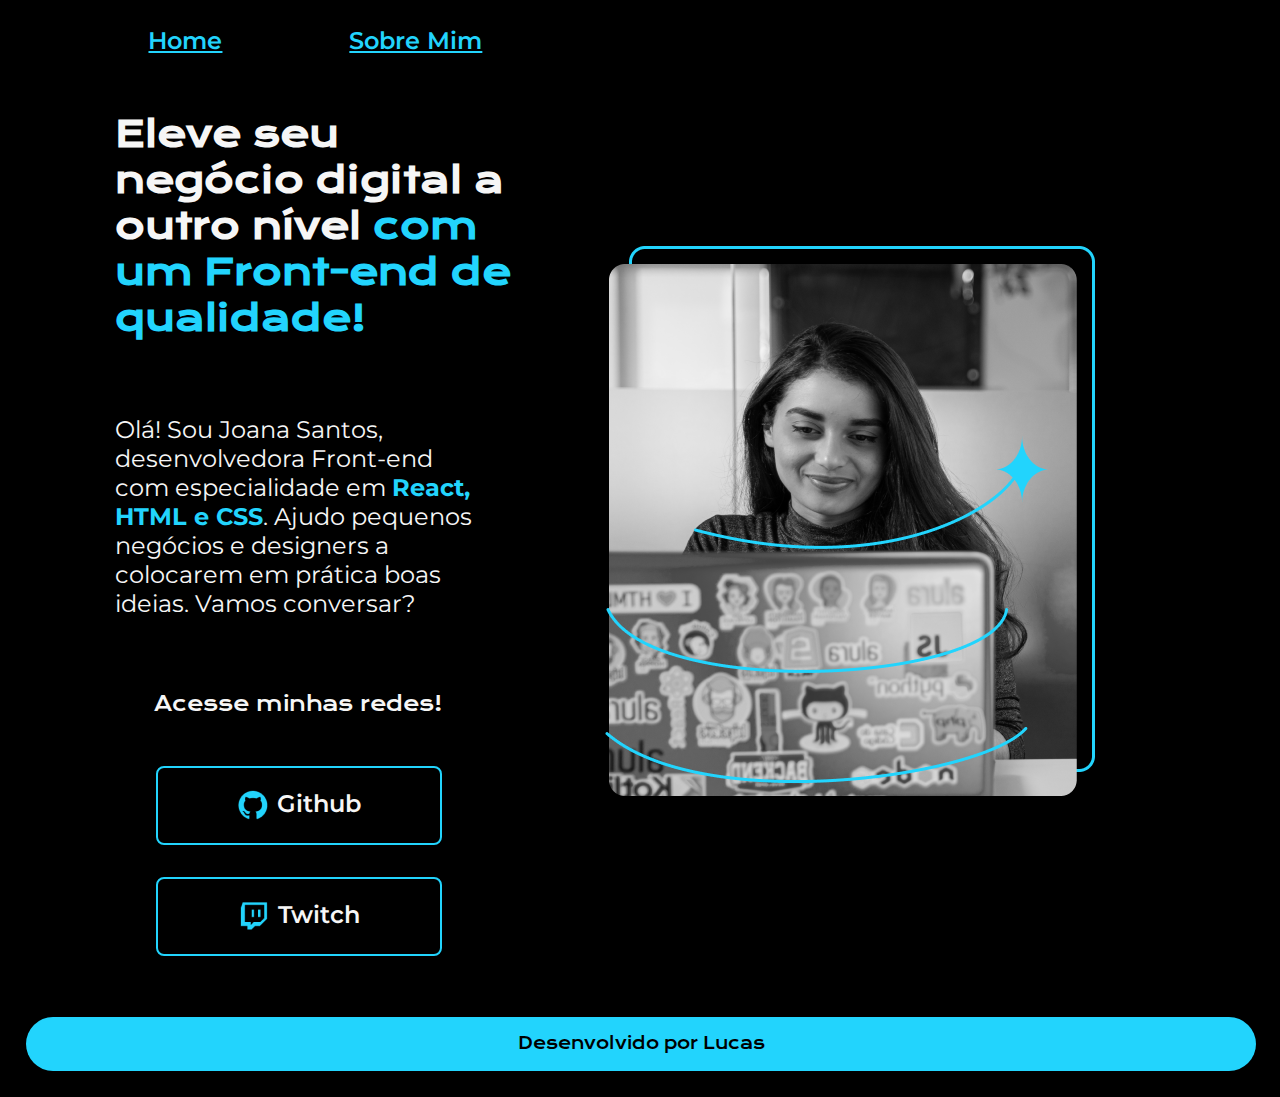
<file: index.html>
<!DOCTYPE html>
<html lang="pt-br">
<head>
    <meta charset="UTF-8"> 
    <meta http-equiv="X-UA-Compatible" content="IE=edge">
    <meta name="viewport" content="width=device-width, initial-scale=1.0">
    <title>Portifolio</title>
    <link rel="stylesheet" href="style.css">
</head>
<body>
   
  <header class="classe-header">
    <nav class="classe-nav-ancoras">
      <a class="classe-home" href="index.html">Home</a>
      <a class="classe-sobre-mim" href="indux.html">Sobre Mim</a>
    </nav>
  </header>
   
    <main class="classe-main">
     <section class="section-classe">
        <h1 class="classe-h1">
        Eleve seu negócio digital a outro nível 
          <strong class="titulo-destaque">com um Front-end de qualidade!
             </strong></h1>
             <p class="classe-paragrafo">Olá! Sou Joana Santos, desenvolvedora 
              Front-end com especialidade em <strong>React, HTML e
            CSS</strong>. Ajudo pequenos negócios e designers a 
            colocarem em prática boas ideias. Vamos 
              conversar?</p>
              <div class="classe-botoes-div"></h2>
                <h2 class="classe-h2">Acesse minhas redes!</h2>
                <!--<a class="botao-ancora-instagram" href="https://instagram.com/">Instagram</a>-->
                <a class="botao-ancora-github" href="https://github.com/lucks25">
                  <img src="Logo Github.png" alt="Logo do github azul e preto"> 
                  Github
                  <a class="botao-ancora-twitch" href="https://twitch.tv/lucks25zz">
                    <img src="Logo Twitch.png" alt="Logo da twitch em azul e preto">
                    Twitch
                  </a>
              </div>
            </section>
            <img class="classe-img" src="Imagem (2).png" alt=" Joana Santos programando">    
    </main>
    <footer class="classe-footer">
      <p>Desenvolvido por Lucas</p>
    </footer>
</body>
</file>
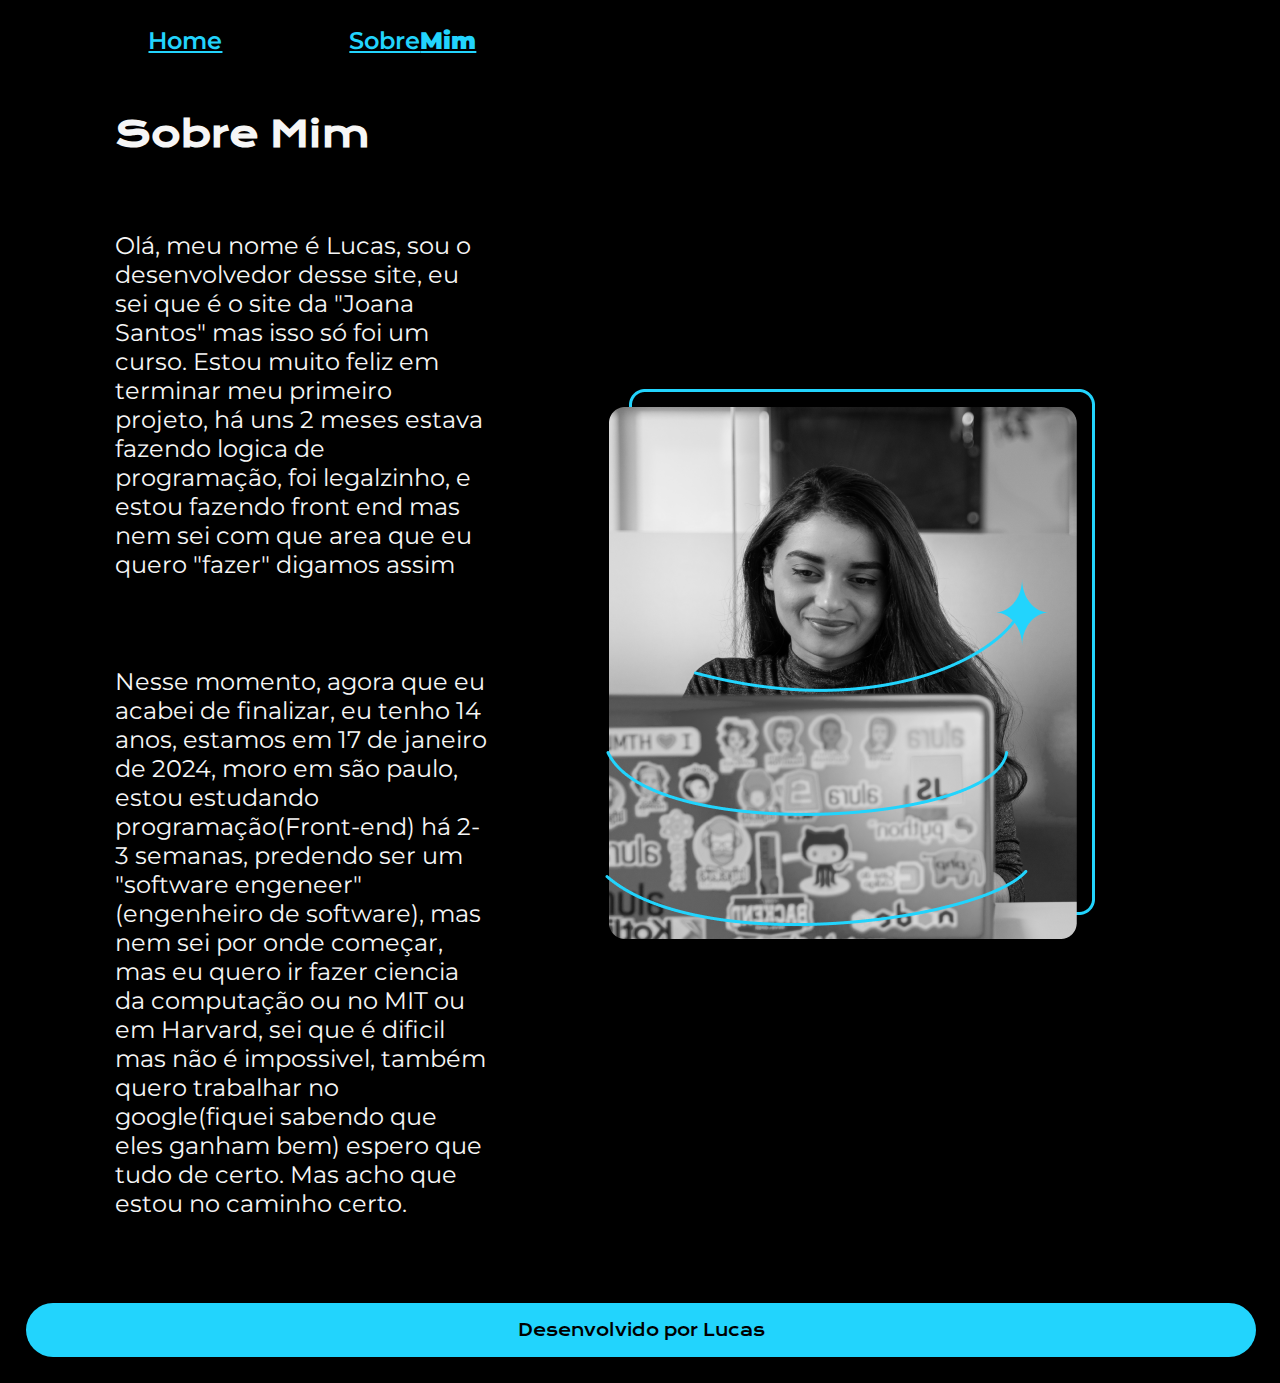
<file: indux.html>
<!DOCTYPE html>
<html lang="pt-br">
<head>
    <meta charset="UTF-8">
    <meta name="viewport" content="width=device-width, initial-scale=1.0">
    <title>Sobre Mim</title>
    <link rel="stylesheet" href="style.css">
</head>
<body>
    <header>
        <nav class="classe-nav-ancoras">
            <a class="classe-home" href="index.html">Home</a>
            <a class="classe-sobre-mim" href="indux.html">Sobre<strong>Mim</strong></a>
          </nav>
    </header>
    <main class="classe-main">
        <section class="section-classe"> <h1 class="classe-h1">Sobre Mim</h1>
        <p class="classe-paragrafo">Olá, meu nome é Lucas, sou o desenvolvedor desse site, eu sei que é o site da "Joana Santos" mas isso só foi um curso. Estou muito feliz em terminar meu primeiro projeto, há uns 2 meses estava fazendo logica de programação, foi legalzinho, e estou fazendo front end mas nem sei com que area que eu quero "fazer" digamos assim </p>
        <p class="classe-paragrafo">Nesse momento, agora que eu acabei de finalizar, eu tenho 14 anos, estamos em 17 de janeiro de 2024, moro em são paulo, estou estudando programação(Front-end) há 2-3 semanas, predendo ser um "software engeneer"(engenheiro de software), mas nem sei por onde começar, mas eu quero ir fazer ciencia da computação ou no MIT ou em Harvard, sei que é dificil mas não é impossivel, também quero trabalhar no google(fiquei sabendo que eles ganham bem) espero que tudo de certo. Mas acho que estou no caminho certo.</p>
        </section>
        <img class="classe-img" src="Imagem (2).png" alt="Joana Santos programando">
        </main>
    <footer class="classe-footer">
        <p>Desenvolvido por Lucas</p>
    </footer>
</body>
</html>
</file>
<file: style.css>
@import url('https://fonts.googleapis.com/css2?family=Krona+One&family=Montserrat:wght@400;600&display=swap');

:root {
    --cor-azul: #22D4FD;
    --cor-preta: #000000;
    --cor-branca: #F6F6F6;
}

body {
    background-color: var(--cor-preta);
    color: var(--cor-branca);
    margin: 2%;
    padding: 0;
    box-sizing: border-box;
    height: 100%;
}

.titulo-destaque {
    color:  var(--cor-azul);
}

strong {
    color: var(--cor-azul);
}

.classe-nav-ancoras a {
 font-family: 'Montserrat', sans-serif;
 font-weight: 600;
 width: 50%;
 color: var(--cor-azul);
 font-size: 1.5rem;
padding: 2% 0% 0% 10%;
}

.classe-nav-ancoras a:hover {
    color: var(--cor-branca);
    transition: color 0.7s ease-in-out;
}

.classe-main {
    padding: 1% 3%;
    display: flex;
    justify-content: space-between;
    align-items: center;
    gap: 82px;
    margin:20px 10% 4%;
    margin-left: 1%;
}

.section-classe {
    width: 50%;
    display: flex;
    flex-direction: column;
    gap: 40px;
}

.classe-h1 {
    font-size: 2.25rem;
        font-weight: 600;
            margin-left: 40px;
            font-family: 'Krona One', sans-serif;
        margin-bottom: 10px;
    margin-right: 10px;
}
.classe-paragrafo {
    font-size: 1.5rem;
    font-family: 'Montserrat', sans-serif;
    font-weight: 400;
    margin-left: 40px;
    margin-right: 32px;
}

.classe-botoes-div {
display: flex;
justify-content: center;
flex-direction: column;
align-items: center;
gap: 32px;
}

.classe-h2 {
    font-size: 1.25rem;
    font-family: 'Krona One', sans-serif;
    font-weight: 400;
    margin-top: 2%;
}

.botao-ancora-github, .botao-ancora-instagram, .botao-ancora-twitch {
    display: flex;
    justify-content: center;
    gap: 8px;
 /*background-color: #22D4FD;*/
    width: 378px;
        text-align: center;
        border-radius: 8px;
            padding: 21.5px 0;
            color: var(--cor-branca);
            width: 63%;
            border: 2px solid var(--cor-azul);
        font-size: 1.5rem;
        text-decoration: none;
       font-family: 'Montserrat', sans-serif;
      font-weight: 600;
    transition: background-color 0.7s ease, transform 0.7s ease;
}

.botao-ancora-instagram:hover, .botao-ancora-github:hover, .botao-ancora-twitch:hover {
    background-color: var(--cor-branca);
        transform: scale(1.05);
         border: 2px solid var(--cor-branca);
    color: var(--cor-preta);
}

.classe-img {
    width: 50%;
}

.classe-footer {
    background-color: var(--cor-azul);
    color: var(--cor-preta);
    bottom: 0;
    text-align: center;
    font-size: 1rem;
    width: 100%;
    font-weight:400;
    font-family: 'Krona One', sans-serif;
    padding: 0.5px 1px;
    border-radius: 32px;
}

@media (max-width: 951px) {
    .classe-main {
        display: flex;
        flex-direction: column-reverse;
        margin-left: 10%;
    }

    .classe-nav-ancoras {
        padding: 10% 0% 10% 24%;
    }

    .section-classe {
        width: auto;
    }

    .classe-footer {
        width: 100%;
    }

    .classe-img {
        width: 60%;
    }
}
</file>
